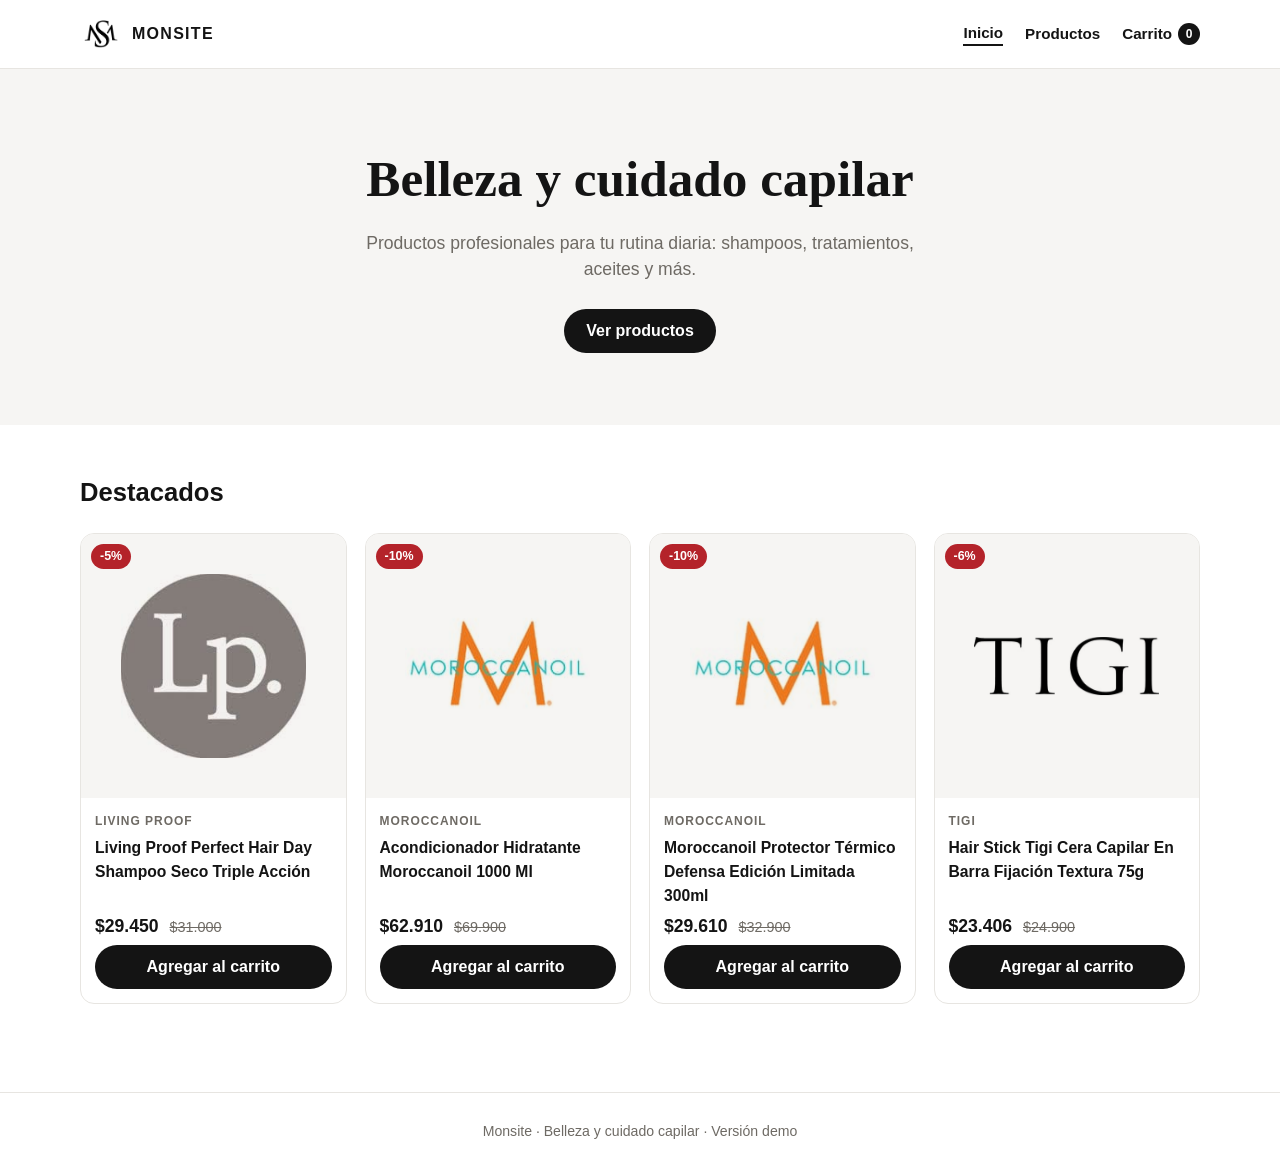
<file: Fase 2/Evidencias Proyecto/Evidencias de sistema/Aplicación/index.html>
<!DOCTYPE html><html lang="es"><head><meta charset="UTF-8"><meta name="viewport" content="width=device-width, initial-scale=1.0"><meta name="robots" content="noindex, nofollow"><title>Inicio - Monsite (demo)</title><link rel="stylesheet" href="assets/estilos.min.css"></head><body><header class="header"><div class="container"><a class="brand" href="index.html"><img src="assets/logo.jpg" alt="Monsite">MONSITE</a><nav class="nav"><a href="index.html" class="active">Inicio</a><a href="productos.html">Productos</a><a class="cart-link" href="carrito.html">Carrito <span id="cartCount">0</span></a></nav></div></header><main><section class="hero"><div class="container"><h1>Belleza y cuidado capilar</h1><p>Productos profesionales para tu rutina diaria: shampoos, tratamientos, aceites y más.</p><a class="btn" href="productos.html">Ver productos</a></div></section><section class="section"><div class="container"><h2>Destacados</h2><div class="grid" id="featured"></div></div></section></main><footer class="footer"><div class="container">Monsite · Belleza y cuidado capilar · Versión demo</div></footer><div class="toast" id="toast" role="status" aria-live="polite"></div><script src="assets/app.min.js"></script></body></html>
</file>
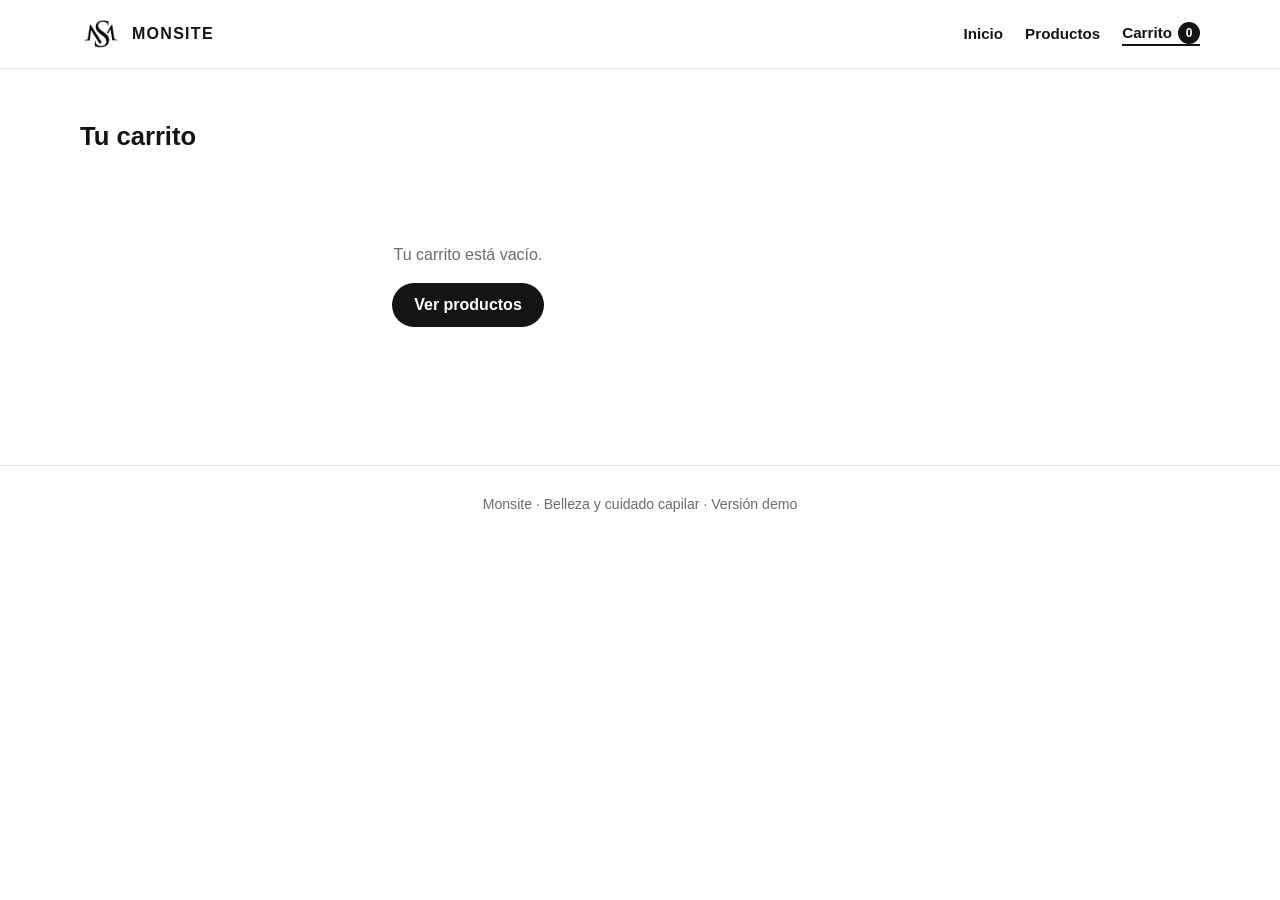
<file: Fase 2/Evidencias Proyecto/Evidencias de sistema/Aplicación/carrito.html>
<!DOCTYPE html><html lang="es"><head><meta charset="UTF-8"><meta name="viewport" content="width=device-width, initial-scale=1.0"><meta name="robots" content="noindex, nofollow"><title>Carrito - Monsite (demo)</title><link rel="stylesheet" href="assets/estilos.min.css"></head><body><header class="header"><div class="container"><a class="brand" href="index.html"><img src="assets/logo.jpg" alt="Monsite">MONSITE</a><nav class="nav"><a href="index.html">Inicio</a><a href="productos.html">Productos</a><a class="cart-link active" href="carrito.html">Carrito <span id="cartCount">0</span></a></nav></div></header><main><section class="section"><div class="container"><h2>Tu carrito</h2><div id="cart" class="cart-layout"></div></div></section></main><footer class="footer"><div class="container">Monsite · Belleza y cuidado capilar · Versión demo</div></footer><div class="toast" id="toast" role="status" aria-live="polite"></div><script src="assets/app.min.js"></script></body></html>
</file>
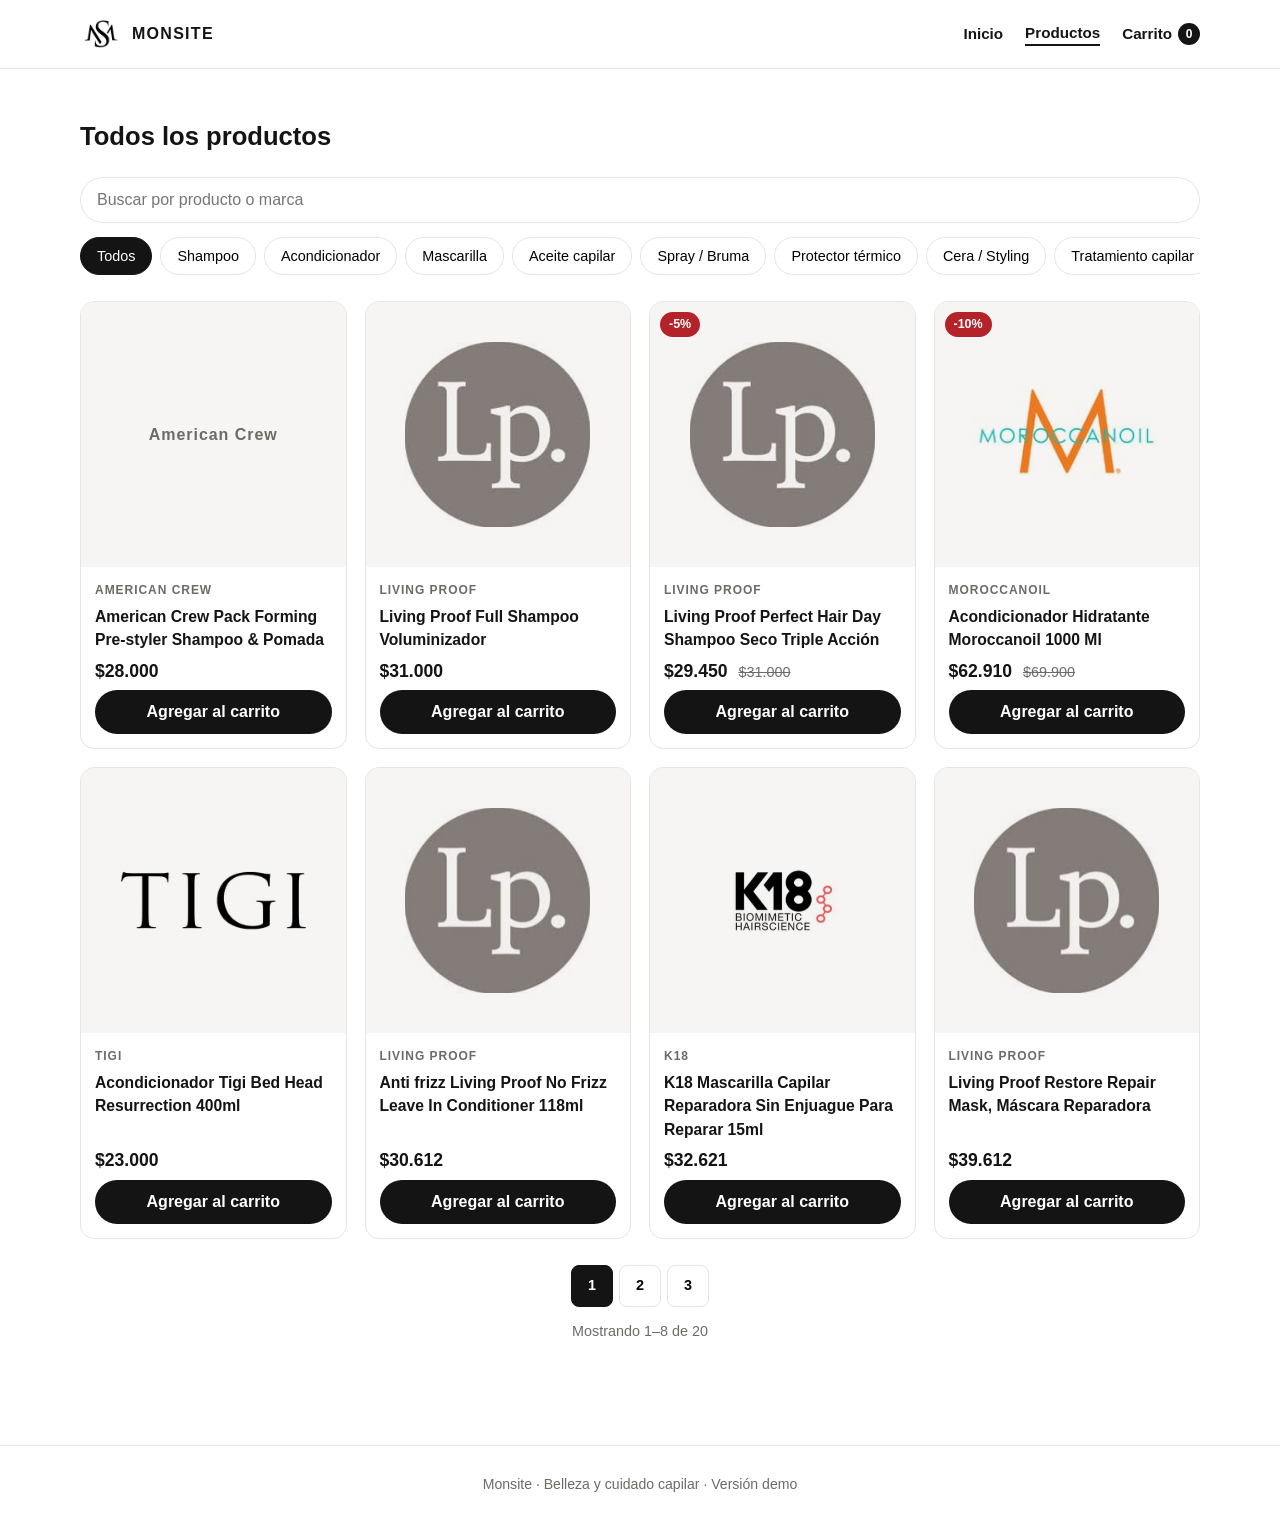
<file: Fase 2/Evidencias Proyecto/Evidencias de sistema/Aplicación/productos.html>
<!DOCTYPE html><html lang="es"><head><meta charset="UTF-8"><meta name="viewport" content="width=device-width, initial-scale=1.0"><meta name="robots" content="noindex, nofollow"><title>Productos - Monsite (demo)</title><link rel="stylesheet" href="assets/estilos.min.css"></head><body><header class="header"><div class="container"><a class="brand" href="index.html"><img src="assets/logo.jpg" alt="Monsite">MONSITE</a><nav class="nav"><a href="index.html">Inicio</a><a href="productos.html" class="active">Productos</a><a class="cart-link" href="carrito.html">Carrito <span id="cartCount">0</span></a></nav></div></header><main><section class="section"><div class="container"><h2>Todos los productos</h2><div class="toolbar"><input class="search" id="search" type="search" placeholder="Buscar por producto o marca" aria-label="Buscar"><div class="chips" id="filters"></div></div><div class="grid" id="catalog"></div><div class="pager" id="pager"></div></div></section></main><footer class="footer"><div class="container">Monsite · Belleza y cuidado capilar · Versión demo</div></footer><div class="toast" id="toast" role="status" aria-live="polite"></div><script src="assets/app.min.js"></script></body></html>
</file>
<file: Fase 2/Evidencias Proyecto/Evidencias de sistema/Aplicación/assets/estilos.min.css>
:root{--ink:#141414;--muted:#6e6a64;--line:#e7e5e1;--bg:#ffffff;--soft:#f6f5f3;--accent:#b4232a}*{box-sizing:border-box}body{margin:0;font-family:'Segoe UI',Helvetica,Arial,sans-serif;color:var(--ink);background:var(--bg);line-height:1.5}a{color:inherit}.container{width:min(1120px,100% - 32px);margin:0 auto}.header{position:sticky;top:0;z-index:10;background:#fff;border-bottom:1px solid var(--line)}.header .container{display:flex;align-items:center;justify-content:space-between;gap:16px;min-height:68px}.brand{display:flex;align-items:center;gap:10px;text-decoration:none;font-weight:700;letter-spacing:.08em}.brand img{width:42px;height:42px;object-fit:contain}.nav{display:flex;align-items:center;gap:22px}.nav a{text-decoration:none;font-weight:600;font-size:.95rem}.nav a.active{border-bottom:2px solid var(--ink)}.cart-link{display:inline-flex;align-items:center;gap:6px}.cart-link span{display:inline-grid;place-items:center;min-width:22px;height:22px;padding:0 6px;border-radius:999px;background:var(--ink);color:#fff;font-size:.75rem}.hero{background:var(--soft);padding:72px 0;text-align:center}.hero h1{margin:0 0 12px;font-size:clamp(2rem,5vw,3.2rem);font-family:Georgia,serif}.hero p{margin:0 auto 26px;max-width:560px;color:var(--muted);font-size:1.1rem}.section{padding:48px 0}.section h2{margin:0 0 22px;font-size:1.6rem}.btn{display:inline-flex;align-items:center;justify-content:center;min-height:44px;padding:0 22px;border:0;border-radius:999px;background:var(--ink);color:#fff;font:inherit;font-weight:600;text-decoration:none;cursor:pointer}.btn:hover{opacity:.88}.btn-link{border:0;background:none;color:var(--muted);font:inherit;text-decoration:underline;cursor:pointer}.grid{display:grid;grid-template-columns:repeat(auto-fill,minmax(230px,1fr));gap:18px}.card{display:flex;flex-direction:column;border:1px solid var(--line);border-radius:14px;overflow:hidden;background:#fff}.card-img{position:relative;display:grid;place-items:center;aspect-ratio:1;background:var(--soft)}.card-img img{width:70%;height:70%;object-fit:contain;mix-blend-mode:multiply}.ph{font-weight:700;letter-spacing:.06em;color:var(--muted);text-align:center;padding:12px}.badge-off{position:absolute;top:10px;left:10px;padding:3px 9px;border-radius:999px;background:var(--accent);color:#fff;font-size:.78rem;font-weight:700}.card-body{display:flex;flex-direction:column;gap:6px;flex:1;padding:14px}.card-brand{font-size:.75rem;font-weight:700;letter-spacing:.08em;text-transform:uppercase;color:var(--muted)}.card h3{margin:0;font-size:.98rem;font-weight:600;flex:1}.card-price{margin:0;font-size:1.1rem;font-weight:700}.card-price del{margin-left:6px;color:var(--muted);font-size:.9rem;font-weight:400}.toolbar{display:flex;flex-direction:column;gap:14px;margin-bottom:22px}.search{width:100%;min-height:46px;padding:0 16px;border:1px solid var(--line);border-radius:999px;font:inherit}.chips{display:flex;gap:8px;overflow-x:auto;padding-bottom:4px}.chip{flex:0 0 auto;min-height:38px;padding:0 16px;border:1px solid var(--line);border-radius:999px;background:#fff;font:inherit;font-size:.9rem;cursor:pointer}.chip.active{background:var(--ink);border-color:var(--ink);color:#fff}.pager{margin-top:26px;text-align:center;color:var(--muted);font-size:.9rem}.pages{display:flex;justify-content:center;gap:6px;margin-bottom:8px}.page{min-width:42px;min-height:42px;border:1px solid var(--line);border-radius:8px;background:#fff;font:inherit;font-weight:600;cursor:pointer}.page.active{background:var(--ink);border-color:var(--ink);color:#fff}.empty{grid-column:1 / -1;text-align:center;color:var(--muted);padding:40px 0}.cart-layout{display:grid;grid-template-columns:1fr 320px;gap:24px;align-items:start}.lines{list-style:none;margin:0;padding:0;display:flex;flex-direction:column;gap:12px}.line{display:grid;grid-template-columns:72px 1fr auto auto;gap:14px;align-items:center;padding:12px;border:1px solid var(--line);border-radius:12px}.line-img{display:grid;place-items:center;width:72px;height:72px;border-radius:10px;background:var(--soft);overflow:hidden}.line-img img{width:80%;height:80%;object-fit:contain;mix-blend-mode:multiply}.line-img .ph{font-size:.6rem;padding:4px}.line-info{display:flex;flex-direction:column}.line-info span{color:var(--muted);font-size:.88rem}.qty{display:flex;align-items:center;gap:8px}.qty button{width:34px;height:34px;border:1px solid var(--line);border-radius:8px;background:#fff;font-size:1.1rem;cursor:pointer}.summary{display:flex;flex-direction:column;gap:10px;padding:18px;border:1px solid var(--line);border-radius:14px;background:var(--soft)}.summary div{display:flex;justify-content:space-between}.summary .total{padding-top:10px;border-top:1px solid var(--line);font-size:1.15rem;font-weight:700}.empty-cart{text-align:center;padding:50px 0;color:var(--muted)}.footer{margin-top:40px;padding:28px 0;border-top:1px solid var(--line);color:var(--muted);font-size:.88rem;text-align:center}.toast{position:fixed;left:50%;bottom:24px;transform:translate(-50%,20px);padding:12px 20px;border-radius:999px;background:var(--ink);color:#fff;font-size:.92rem;opacity:0;pointer-events:none;transition:opacity .2s,transform .2s}.toast.show{opacity:1;transform:translate(-50%,0)}@media (max-width:760px){.nav{gap:14px}.nav a:not(.cart-link){font-size:.85rem}.cart-layout{grid-template-columns:1fr}.line{grid-template-columns:56px 1fr}.line-img{width:56px;height:56px}.qty,.line-total{grid-column:2}}
</file>
